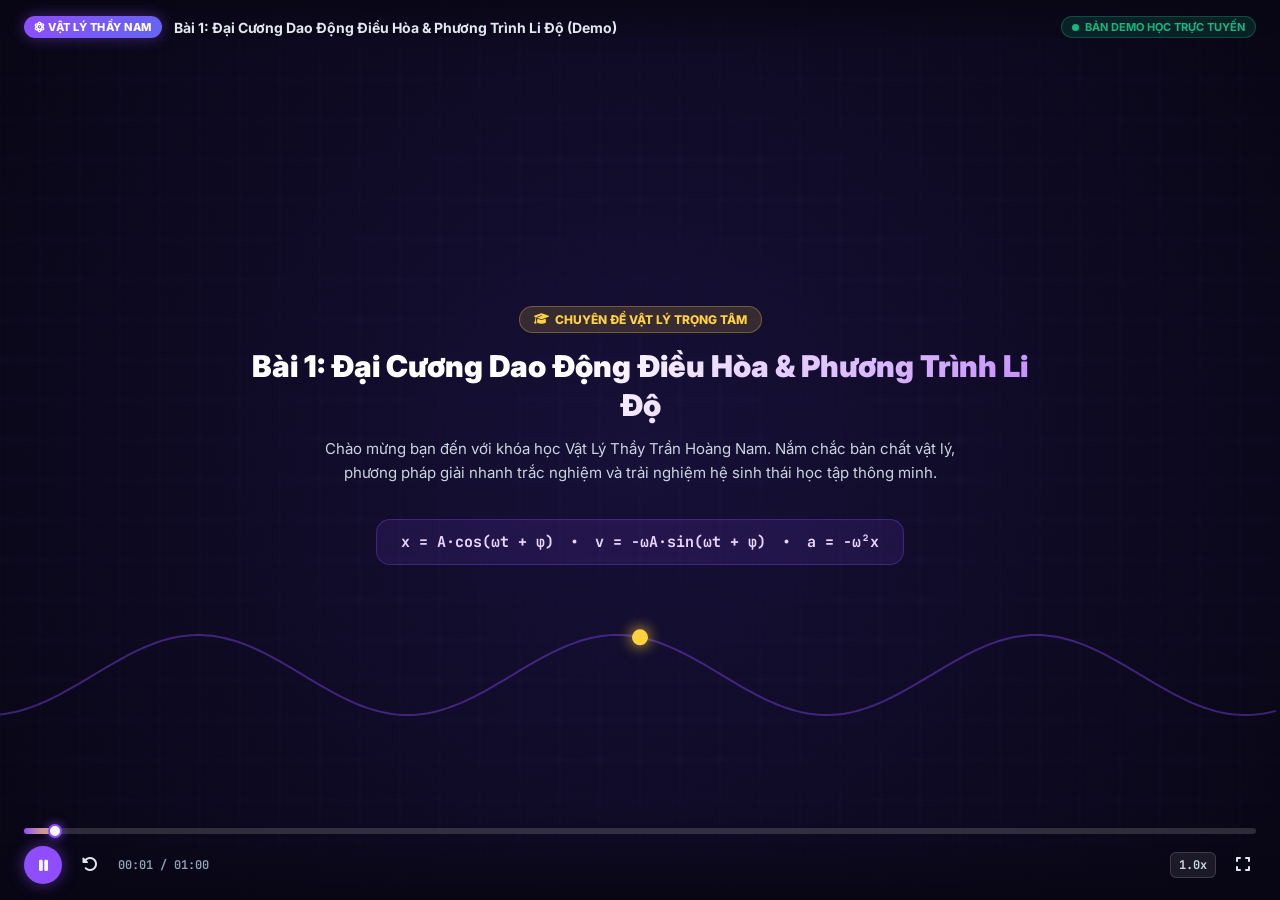
<file: physics-demo-video.html>
<!DOCTYPE html>
<html lang="vi">
<head>
    <meta charset="UTF-8">
    <meta name="viewport" content="width=device-width, initial-scale=1.0">
    <title>Video Bài Giảng Vật Lý & Hướng Dẫn Hệ Thống</title>
    <!-- Google Fonts -->
    <link href="https://fonts.googleapis.com/css2?family=Inter:wght@400;500;600;700;800;900&family=JetBrains+Mono:wght@500;700&display=swap" rel="stylesheet">
    <!-- FontAwesome -->
    <link rel="stylesheet" href="https://cdnjs.cloudflare.com/ajax/libs/font-awesome/6.4.0/css/all.min.css">
    <style>
        * { box-sizing: border-box; margin: 0; padding: 0; user-select: none; }
        body, html {
            width: 100%; height: 100%; overflow: hidden;
            background: #09071A; font-family: 'Inter', sans-serif; color: #FFF;
        }

        #videoStage {
            position: relative; width: 100%; height: 100%;
            display: flex; flex-direction: column; justify-content: space-between;
            background: radial-gradient(circle at center, #171038 0%, #080614 100%);
            overflow: hidden;
        }

        /* Canvas Background */
        #simCanvas {
            position: absolute; top: 0; left: 0; width: 100%; height: 100%;
            z-index: 1; pointer-events: none;
        }

        /* Top Header Overlay */
        .video-header-overlay {
            position: relative; z-index: 10;
            display: flex; justify-content: space-between; align-items: center;
            padding: 16px 24px;
            background: linear-gradient(180deg, rgba(8,6,20,0.85) 0%, transparent 100%);
        }
        .header-brand {
            display: flex; align-items: center; gap: 12px;
        }
        .brand-badge {
            background: linear-gradient(135deg, #8E4DFF, #6366F1);
            color: #FFF; font-size: 11px; font-weight: 800;
            padding: 4px 10px; border-radius: 20px; text-transform: uppercase;
            letter-spacing: 0.5px; box-shadow: 0 0 15px rgba(142,77,255,0.4);
        }
        .brand-title {
            font-size: 14px; font-weight: 700; color: #E2E8F0;
        }
        .live-tag {
            display: inline-flex; align-items: center; gap: 6px;
            font-size: 11px; font-weight: 700; color: #10B981;
            background: rgba(16,185,129,0.15); border: 1px solid rgba(16,185,129,0.3);
            padding: 3px 10px; border-radius: 20px;
        }
        .live-dot { width: 7px; height: 7px; background: #10B981; border-radius: 50%; animation: pulse 1.5s infinite; }
        @keyframes pulse { 0%, 100% { opacity: 1; transform: scale(1); } 50% { opacity: 0.4; transform: scale(1.3); } }

        /* Scene Container */
        .scene-container {
            position: relative; z-index: 10; flex: 1;
            display: flex; align-items: center; justify-content: center;
            padding: 20px 40px; text-align: center;
        }

        .scene-card {
            display: none; animation: fadeIn 0.6s ease forwards;
            max-width: 800px; width: 100%;
        }
        .scene-card.active { display: block; }
        @keyframes fadeIn { from { opacity: 0; transform: translateY(12px) scale(0.98); } to { opacity: 1; transform: translateY(0) scale(1); } }

        .scene-badge {
            display: inline-flex; align-items: center; gap: 6px;
            background: rgba(255,210,63,0.15); border: 1px solid rgba(255,210,63,0.3);
            color: #FFD23F; font-size: 12px; font-weight: 800;
            padding: 5px 14px; border-radius: 20px; margin-bottom: 14px;
        }

        .scene-title {
            font-size: 30px; font-weight: 900; line-height: 1.3; margin-bottom: 12px;
            background: linear-gradient(135deg, #FFF 40%, #C084FC 100%);
            -webkit-background-clip: text; -webkit-text-fill-color: transparent;
        }

        .scene-desc {
            font-size: 15px; color: #CBD5E1; line-height: 1.6; margin-bottom: 24px; max-width: 650px; margin-left: auto; margin-right: auto;
        }

        .features-showcase-grid {
            display: grid; grid-template-columns: repeat(3, 1fr); gap: 14px; margin-top: 10px;
        }
        .feat-box {
            background: rgba(255,255,255,0.04); border: 1px solid rgba(255,255,255,0.1);
            backdrop-filter: blur(10px); border-radius: 14px; padding: 16px 14px;
            text-align: left; transition: all 0.3s;
        }
        .feat-box:hover {
            border-color: #8E4DFF; transform: translateY(-3px);
            box-shadow: 0 10px 25px rgba(142,77,255,0.25);
        }
        .feat-box i { font-size: 22px; color: #FFD23F; margin-bottom: 10px; display: block; }
        .feat-box h4 { font-size: 14px; font-weight: 700; color: #FFF; margin-bottom: 4px; }
        .feat-box p { font-size: 12px; color: #94A3B8; line-height: 1.4; }

        .formula-box {
            display: inline-flex; align-items: center; gap: 16px; flex-wrap: wrap; justify-content: center;
            background: rgba(142,77,255,0.12); border: 1px solid rgba(142,77,255,0.3);
            border-radius: 14px; padding: 12px 24px; margin-top: 10px;
            font-family: 'JetBrains Mono', monospace; font-size: 15px; color: #E9D5FF; font-weight: 700;
        }

        /* Controls Overlay */
        .controls-overlay {
            position: relative; z-index: 20;
            padding: 12px 24px 16px 24px;
            background: linear-gradient(0deg, rgba(8,6,20,0.95) 0%, transparent 100%);
        }

        /* Timeline */
        .timeline-container {
            position: relative; width: 100%; height: 6px;
            background: rgba(255,255,255,0.15); border-radius: 6px;
            cursor: pointer; margin-bottom: 12px;
        }
        .timeline-hover-preview {
            position: absolute; height: 100%; background: rgba(255,255,255,0.25);
            border-radius: 6px; pointer-events: none; width: 0%;
        }
        .timeline-fill {
            position: absolute; height: 100%; background: linear-gradient(90deg, #8E4DFF, #FFD23F);
            border-radius: 6px; width: 0%; pointer-events: none;
        }
        .timeline-thumb {
            position: absolute; top: 50%; transform: translate(-50%, -50%);
            width: 14px; height: 14px; background: #FFF; border: 2px solid #8E4DFF;
            border-radius: 50%; box-shadow: 0 0 10px rgba(142,77,255,0.8);
            pointer-events: none; left: 0%;
        }

        .controls-row {
            display: flex; justify-content: space-between; align-items: center;
        }
        .controls-left, .controls-right {
            display: flex; align-items: center; gap: 14px;
        }
        .ctrl-btn {
            background: none; border: none; color: #E2E8F0; font-size: 16px;
            cursor: pointer; padding: 6px; border-radius: 8px; transition: all 0.2s;
        }
        .ctrl-btn:hover { color: #FFD23F; transform: scale(1.1); }
        .ctrl-btn.play-btn {
            width: 38px; height: 38px; border-radius: 50%;
            background: #8E4DFF; color: #FFF; display: flex; align-items: center; justify-content: center;
            font-size: 15px; box-shadow: 0 0 15px rgba(142,77,255,0.5);
        }
        .ctrl-btn.play-btn:hover { background: #7C3AED; color: #FFF; }
        .time-display {
            font-family: 'JetBrains Mono', monospace; font-size: 12px; color: #94A3B8; font-weight: 600;
        }

        .speed-btn {
            font-family: 'JetBrains Mono', monospace; font-size: 12px; font-weight: 700;
            background: rgba(255,255,255,0.08); border: 1px solid rgba(255,255,255,0.15);
            color: #CBD5E1; padding: 4px 8px; border-radius: 6px; cursor: pointer;
        }
        .speed-btn:hover { border-color: #8E4DFF; color: #FFF; }

        /* Big Play Button Overlay when Paused */
        .big-play-overlay {
            position: absolute; top: 0; left: 0; width: 100%; height: 100%;
            z-index: 15; display: none; align-items: center; justify-content: center;
            background: rgba(0,0,0,0.4); cursor: pointer;
        }
        .big-play-btn {
            width: 72px; height: 72px; border-radius: 50%;
            background: rgba(142,77,255,0.9); backdrop-filter: blur(8px);
            border: 2px solid rgba(255,255,255,0.3); color: #FFF; font-size: 26px;
            display: flex; align-items: center; justify-content: center;
            box-shadow: 0 0 30px rgba(142,77,255,0.6); transition: transform 0.2s;
        }
        .big-play-btn:hover { transform: scale(1.1); }
    </style>
</head>
<body>
    <div id="videoStage">
        <!-- Physics Simulation Canvas -->
        <canvas id="simCanvas"></canvas>

        <!-- Big Play Overlay -->
        <div class="big-play-overlay" id="bigPlayOverlay" onclick="togglePlay()">
            <div class="big-play-btn"><i class="fa-solid fa-play" style="margin-left:4px;"></i></div>
        </div>

        <!-- Top Header -->
        <div class="video-header-overlay">
            <div class="header-brand">
                <span class="brand-badge"><i class="fa-solid fa-atom"></i> Vật Lý Thầy Nam</span>
                <span class="brand-title" id="videoTitleLabel">Bài Giảng: Đại Cương Dao Động Điều Hòa & Trải Nghiệm Demo</span>
            </div>
            <div class="live-tag">
                <div class="live-dot"></div> BẢN DEMO HỌC TRỰC TUYẾN
            </div>
        </div>

        <!-- Scene Content -->
        <div class="scene-container">
            <!-- Scene 1: Giới thiệu bài giảng & Thầy giáo -->
            <div class="scene-card active" id="scene1">
                <div class="scene-badge"><i class="fa-solid fa-graduation-cap"></i> CHUYÊN ĐỀ VẬT LÝ TRỌNG TÂM</div>
                <h1 class="scene-title" id="sceneTitle">Dao Động Cơ & Bứt Phá Điểm 10</h1>
                <p class="scene-desc">
                    Chào mừng bạn đến với khóa học Vật Lý Thầy Trần Hoàng Nam. Nắm chắc bản chất vật lý, phương pháp giải nhanh trắc nghiệm và trải nghiệm hệ sinh thái học tập thông minh.
                </p>
                <div class="formula-box">
                    <span>x = A·cos(ωt + φ)</span>
                    <span>•</span>
                    <span>v = -ωA·sin(ωt + φ)</span>
                    <span>•</span>
                    <span>a = -ω²x</span>
                </div>
            </div>

            <!-- Scene 2: Mô phỏng vật lý trực quan -->
            <div class="scene-card" id="scene2">
                <div class="scene-badge"><i class="fa-solid fa-chart-line"></i> MÔ PHỎNG VẬT LÝ REAL-TIME</div>
                <h1 class="scene-title">Khảo Sát Đồ Thị & Dao Động</h1>
                <p class="scene-desc">
                    Quan sát trực tiếp sự biến thiên của li độ, vận tốc và cơ năng theo thời gian qua mô hình dao động điều hòa tự động.
                </p>
                <div class="formula-box">
                    <span id="statPos">Li độ: x = 0.00 cm</span>
                    <span>•</span>
                    <span id="statVel">Vận tốc: v = 0.00 cm/s</span>
                    <span>•</span>
                    <span id="statEnergy">Cơ năng: W = 0.50 J</span>
                </div>
            </div>

            <!-- Scene 3: Giới thiệu tính năng website demo -->
            <div class="scene-card" id="scene3">
                <div class="scene-badge"><i class="fa-solid fa-laptop-code"></i> HỆ THỐNG QUẢN LÝ THÔNG MINH</div>
                <h1 class="scene-title">Khám Phá Các Tính Năng Demo</h1>
                <div class="features-showcase-grid">
                    <div class="feat-box">
                        <i class="fa-solid fa-square-poll-vertical"></i>
                        <h4>Tra Cứu Học Tập</h4>
                        <p>Xem bảng điểm, biểu đồ tiến độ và nhận xét sau mỗi buổi học của giáo viên.</p>
                    </div>
                    <div class="feat-box">
                        <i class="fa-solid fa-cloud-arrow-up"></i>
                        <h4>Nộp Bài Tập 100%</h4>
                        <p>Nộp bài online, nhận file đề thi và theo dõi điểm chấm chữa trực tiếp.</p>
                    </div>
                    <div class="feat-box">
                        <i class="fa-solid fa-chalkboard-user"></i>
                        <h4>Quản Lý Lớp Học</h4>
                        <p>Giáo viên điểm danh, chấm bài, nhập điểm và phát hành mã khóa học.</p>
                    </div>
                </div>
            </div>

            <!-- Scene 4: Hướng dẫn trải nghiệm nhanh -->
            <div class="scene-card" id="scene4">
                <div class="scene-badge"><i class="fa-solid fa-bolt"></i> TRẢI NGHIỆM DÙNG THỬ NHANH</div>
                <h1 class="scene-title">Bắt Đầu Dùng Thử 1 Chạm</h1>
                <p class="scene-desc">
                    Tất cả các màn hình đều tích hợp nút <strong>"Dùng thử nhanh"</strong>: <br>
                    👨‍🏫 Giáo viên: <em>0123456789</em> • 👦 Học sinh: <em>0987654321</em> • 📚 Khóa học: <em>KH-VATLY12</em>
                </p>
                <div class="formula-box" style="background: rgba(16,185,129,0.15); border-color: rgba(16,185,129,0.4); color: #34D399;">
                    <span>✨ Tốc độ phản hồi tức thì • Không cần tài khoản thật • Hoàn toàn an toàn</span>
                </div>
            </div>
        </div>

        <!-- Video Bottom Controls Bar -->
        <div class="controls-overlay">
            <div class="timeline-container" id="timelineContainer" onclick="seekTimeline(event)">
                <div class="timeline-hover-preview" id="timelineHover"></div>
                <div class="timeline-fill" id="timelineFill"></div>
                <div class="timeline-thumb" id="timelineThumb"></div>
            </div>

            <div class="controls-row">
                <div class="controls-left">
                    <button class="ctrl-btn play-btn" id="btnPlay" onclick="togglePlay()"><i class="fa-solid fa-pause" id="playIcon"></i></button>
                    <button class="ctrl-btn" onclick="restartVideo()"><i class="fa-solid fa-rotate-left"></i></button>
                    <div class="time-display">
                        <span id="currentTimeLabel">00:00</span> / <span id="durationLabel">01:00</span>
                    </div>
                </div>

                <div class="controls-right">
                    <button class="speed-btn" id="btnSpeed" onclick="cycleSpeed()">1.0x</button>
                    <button class="ctrl-btn" onclick="toggleFullscreen()"><i class="fa-solid fa-expand"></i></button>
                </div>
            </div>
        </div>
    </div>

    <script>
        // ==========================================
        // 1. VIDEO STATE & CLOCK
        // ==========================================
        var DURATION = 60; // 60 seconds video
        var currentTime = 0;
        var isPlaying = true;
        var playRate = 1.0;
        var lastTimestamp = performance.now();

        // Check URL params for lesson title
        var urlParams = new URLSearchParams(window.location.search);
        var lessonParam = urlParams.get('lesson') || '1';
        var lessonTitles = {
            '1': 'Bài 1: Đại Cương Dao Động Điều Hòa & Phương Trình Li Độ',
            '2': 'Bài 2: Con Lắc Lò Xo & Định Luật Bảo Toàn Cơ Năng',
            '3': 'Bài 3: Giao Thoa Sóng Cơ & Điều Kiện Cực Đại Cực Tiểu',
            '4': 'Bài 4: Mạch RLC Nối Tiếp & Hiện Tượng Cộng Hưởng Điện',
            '5': 'Bài 5: Điện Tích & Định Luật Cu-lông Trong Chân Không',
            '6': 'Bài 6: Chuyển Động Thẳng Biến Đổi Đều & Đồ Thị Vận Tốc'
        };
        if (lessonTitles[lessonParam]) {
            document.getElementById('videoTitleLabel').textContent = lessonTitles[lessonParam] + ' (Demo)';
            document.getElementById('sceneTitle').textContent = lessonTitles[lessonParam];
        }

        // ==========================================
        // 2. CANVAS PHYSICS & WAVE SIMULATION
        // ==========================================
        var canvas = document.getElementById('simCanvas');
        var ctx = canvas.getContext('2d');

        function resizeCanvas() {
            canvas.width = window.innerWidth;
            canvas.height = window.innerHeight;
        }
        window.addEventListener('resize', resizeCanvas);
        resizeCanvas();

        function drawPhysicsScene(time) {
            ctx.clearRect(0, 0, canvas.width, canvas.height);
            var W = canvas.width;
            var H = canvas.height;

            // Background Grid Lines
            ctx.strokeStyle = 'rgba(142, 77, 255, 0.05)';
            ctx.lineWidth = 1;
            for (var x = 0; x < W; x += 40) {
                ctx.beginPath(); ctx.moveTo(x, 0); ctx.lineTo(x, H); ctx.stroke();
            }
            for (var y = 0; y < H; y += 40) {
                ctx.beginPath(); ctx.moveTo(0, y); ctx.lineTo(W, y); ctx.stroke();
            }

            // Spring & Pendulum Simulation
            var omega = 3.0;
            var A = 80;
            var currentX = A * Math.cos(omega * time);
            var currentV = -omega * A * Math.sin(omega * time);
            var currentW = 0.5 * 0.1 * Math.pow(omega * (A/100), 2);

            // Update stats
            var statPosEl = document.getElementById('statPos');
            var statVelEl = document.getElementById('statVel');
            var statEnergyEl = document.getElementById('statEnergy');
            if (statPosEl) statPosEl.textContent = 'Li độ: x = ' + (currentX / 10).toFixed(2) + ' cm';
            if (statVelEl) statVelEl.textContent = 'Vận tốc: v = ' + (currentV / 10).toFixed(2) + ' cm/s';
            if (statEnergyEl) statEnergyEl.textContent = 'Cơ năng: W = ' + currentW.toFixed(3) + ' J';

            // Draw Sine Wave Harmonic Graph at bottom
            var waveY = H * 0.75;
            ctx.beginPath();
            ctx.strokeStyle = 'rgba(142, 77, 255, 0.4)';
            ctx.lineWidth = 2;
            for (var px = 0; px < W; px += 4) {
                var py = waveY + 40 * Math.sin(0.015 * px - omega * time);
                if (px === 0) ctx.moveTo(px, py);
                else ctx.lineTo(px, py);
            }
            ctx.stroke();

            // Glowing harmonic point
            var ptX = W * 0.5;
            var ptY = waveY + 40 * Math.sin(0.015 * ptX - omega * time);
            ctx.beginPath();
            ctx.arc(ptX, ptY, 8, 0, Math.PI * 2);
            ctx.fillStyle = '#FFD23F';
            ctx.shadowColor = '#FFD23F';
            ctx.shadowBlur = 15;
            ctx.fill();
            ctx.shadowBlur = 0;
        }

        // ==========================================
        // 3. SCENE CONTROLLER
        // ==========================================
        function updateScene(t) {
            var scenes = [
                { id: 'scene1', start: 0, end: 12 },
                { id: 'scene2', start: 12, end: 28 },
                { id: 'scene3', start: 28, end: 46 },
                { id: 'scene4', start: 46, end: 60 }
            ];

            scenes.forEach(function(s) {
                var el = document.getElementById(s.id);
                if (el) {
                    if (t >= s.start && t < s.end) {
                        if (!el.classList.contains('active')) {
                            document.querySelectorAll('.scene-card').forEach(function(c) { c.classList.remove('active'); });
                            el.classList.add('active');
                        }
                    }
                }
            });
        }

        // ==========================================
        // 4. MAIN ANIMATION LOOP
        // ==========================================
        function tick(now) {
            var dt = (now - lastTimestamp) / 1000;
            lastTimestamp = now;

            if (isPlaying) {
                currentTime += dt * playRate;
                if (currentTime >= DURATION) {
                    currentTime = DURATION;
                    isPlaying = false;
                    updatePlayBtnUI();
                }
            }

            // Draw Physics
            drawPhysicsScene(currentTime);
            updateScene(currentTime);

            // Update UI
            var pct = (currentTime / DURATION) * 100;
            document.getElementById('timelineFill').style.width = pct + '%';
            document.getElementById('timelineThumb').style.left = pct + '%';
            document.getElementById('currentTimeLabel').textContent = fmtSeconds(currentTime);

            requestAnimationFrame(tick);
        }
        requestAnimationFrame(tick);

        // ==========================================
        // 5. PLAYER CONTROLS
        // ==========================================
        function togglePlay() {
            isPlaying = !isPlaying;
            if (isPlaying && currentTime >= DURATION) {
                currentTime = 0;
            }
            updatePlayBtnUI();
        }

        function updatePlayBtnUI() {
            var icon = document.getElementById('playIcon');
            var overlay = document.getElementById('bigPlayOverlay');
            if (isPlaying) {
                icon.className = 'fa-solid fa-pause';
                overlay.style.display = 'none';
            } else {
                icon.className = 'fa-solid fa-play';
                overlay.style.display = 'flex';
            }
        }

        function restartVideo() {
            currentTime = 0;
            isPlaying = true;
            updatePlayBtnUI();
        }

        function seekTimeline(e) {
            var rect = document.getElementById('timelineContainer').getBoundingClientRect();
            var clickX = e.clientX - rect.left;
            var pct = Math.max(0, Math.min(1, clickX / rect.width));
            currentTime = pct * DURATION;
        }

        function cycleSpeed() {
            var speeds = [1.0, 1.25, 1.5, 2.0];
            var curIdx = speeds.indexOf(playRate);
            var nextIdx = (curIdx + 1) % speeds.length;
            playRate = speeds[nextIdx];
            document.getElementById('btnSpeed').textContent = playRate.toFixed(1) + 'x';
        }

        function toggleFullscreen() {
            if (!document.fullscreenElement) {
                document.documentElement.requestFullscreen().catch(function(){});
            } else {
                document.exitFullscreen().catch(function(){});
            }
        }

        function fmtSeconds(s) {
            var mins = Math.floor(s / 60);
            var secs = Math.floor(s % 60);
            return String(mins).padStart(2, '0') + ':' + String(secs).padStart(2, '0');
        }

        // Keyboard Shortcuts (Space to pause/play, Arrow keys to seek)
        window.addEventListener('keydown', function(e) {
            if (e.code === 'Space') {
                e.preventDefault();
                togglePlay();
            } else if (e.code === 'ArrowRight') {
                currentTime = Math.min(DURATION, currentTime + 5);
            } else if (e.code === 'ArrowLeft') {
                currentTime = Math.max(0, currentTime - 5);
            }
        });
    </script>
</body>
</html>
</file>
